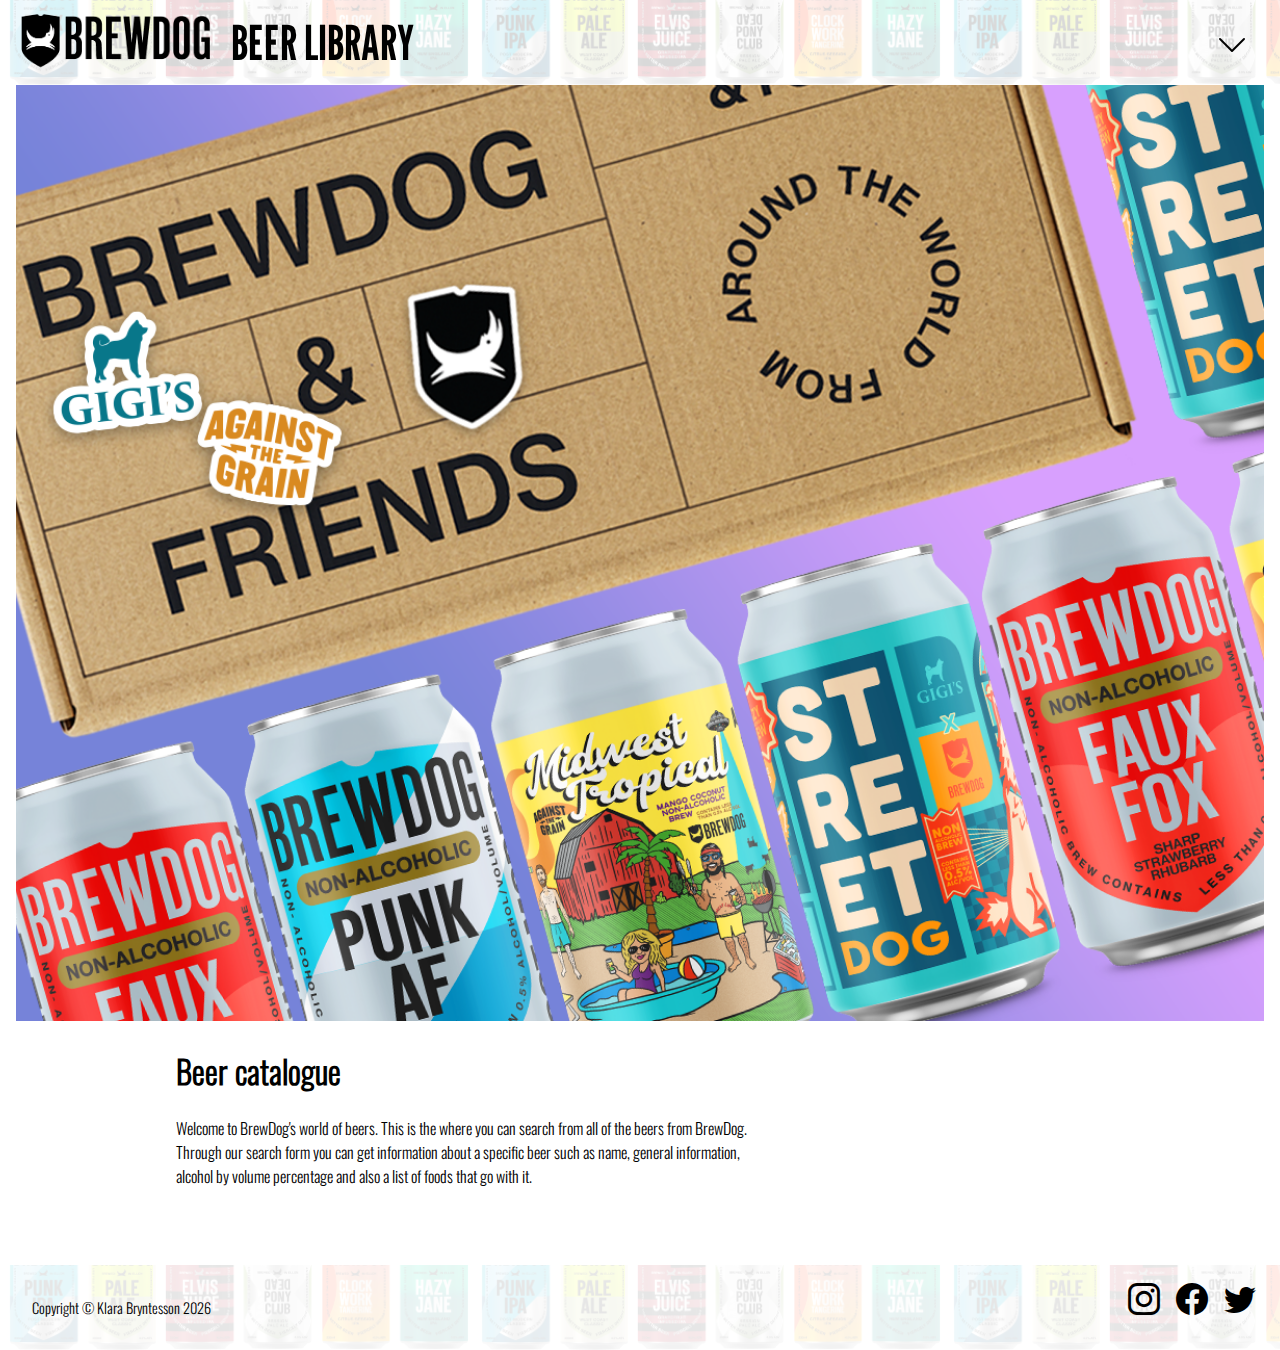
<file: index.html>
<!DOCTYPE html>
<html lang="en">
  <head>
    <meta charset="UTF-8" />
    <meta http-equiv="X-UA-Compatible" content="IE=edge" />
    <meta name="viewport" content="width=device-width, initial-scale=1.0" />
    <link
      rel="stylesheet"
      href="https://cdn.jsdelivr.net/npm/bootstrap-icons@1.9.1/font/bootstrap-icons.css"
    />
    <link rel="stylesheet" href="main.css" />
    <link rel="stylesheet" href="index.css" />
    <title>Beer Library - Home</title>
    <meta
      name="description"
      content="Beer Library makes it possible to search all former and current beers from Brewdog."
    />
  </head>

  <body>
    <header>
      <div class="header">
        <div class="logo-box">
          <a class="logo-link" href="index.html"
            ><img
              class="brewdog-logo"
              src="assets/Brewdog-Logo-Transparent-PNG.png"
              alt="brewdog logo"
          /></a>
          <p class="head">BEER LIBRARY</p>
        </div>
        <i class="bi bi-chevron-down"></i>
      </div>
      <nav>
        <ul class="nav-menu">
          <li><a class="toplinks" href="index.html">Home</a></li>
          <li><a class="toplinks" href="beers.html">Beers</a></li>
          <li>
            <a class="toplinks" href="chart.html">Chart</a>
          </li>
          <li><a class="toplinks" href="cities.html">Cities</a></li>
        </ul>
      </nav>
    </header>

    <main>
      <section id="main-box">
        <img id="main-image" src="assets/brewdogbig.png" alt="BrewDog" />
        <div class="introduction-box">
          <h1>Beer catalogue</h1>
          <p>
            Welcome to BrewDog's world of beers. This is the where you can
            search from all of the beers from BrewDog. Through our search form
            you can get information about a specific beer such as name, general
            information, alcohol by volume percentage and also a list of foods
            that go with it.
          </p>
        </div>
      </section>
    </main>

    <footer>
      <div class="footer">
        <p class="copyright">
          Copyright © Klara Bryntesson <span class="year"></span>
        </p>
        <div class="footer-div">
          <a href="https://www.instagram.com/brewdogusa/"
            ><i class="bi bi-instagram"></i
          ></a>
          <a href="https://www.facebook.com/BrewDogIreland/"
            ><i class="bi bi-facebook"></i
          ></a>
          <a href="https://twitter.com/brewdog"
            ><i class="bi bi-twitter"></i
          ></a>
        </div>
      </div>
    </footer>
    <script src="main.js"></script>
    <script src="index.js"></script>
  </body>
</html>
</file>
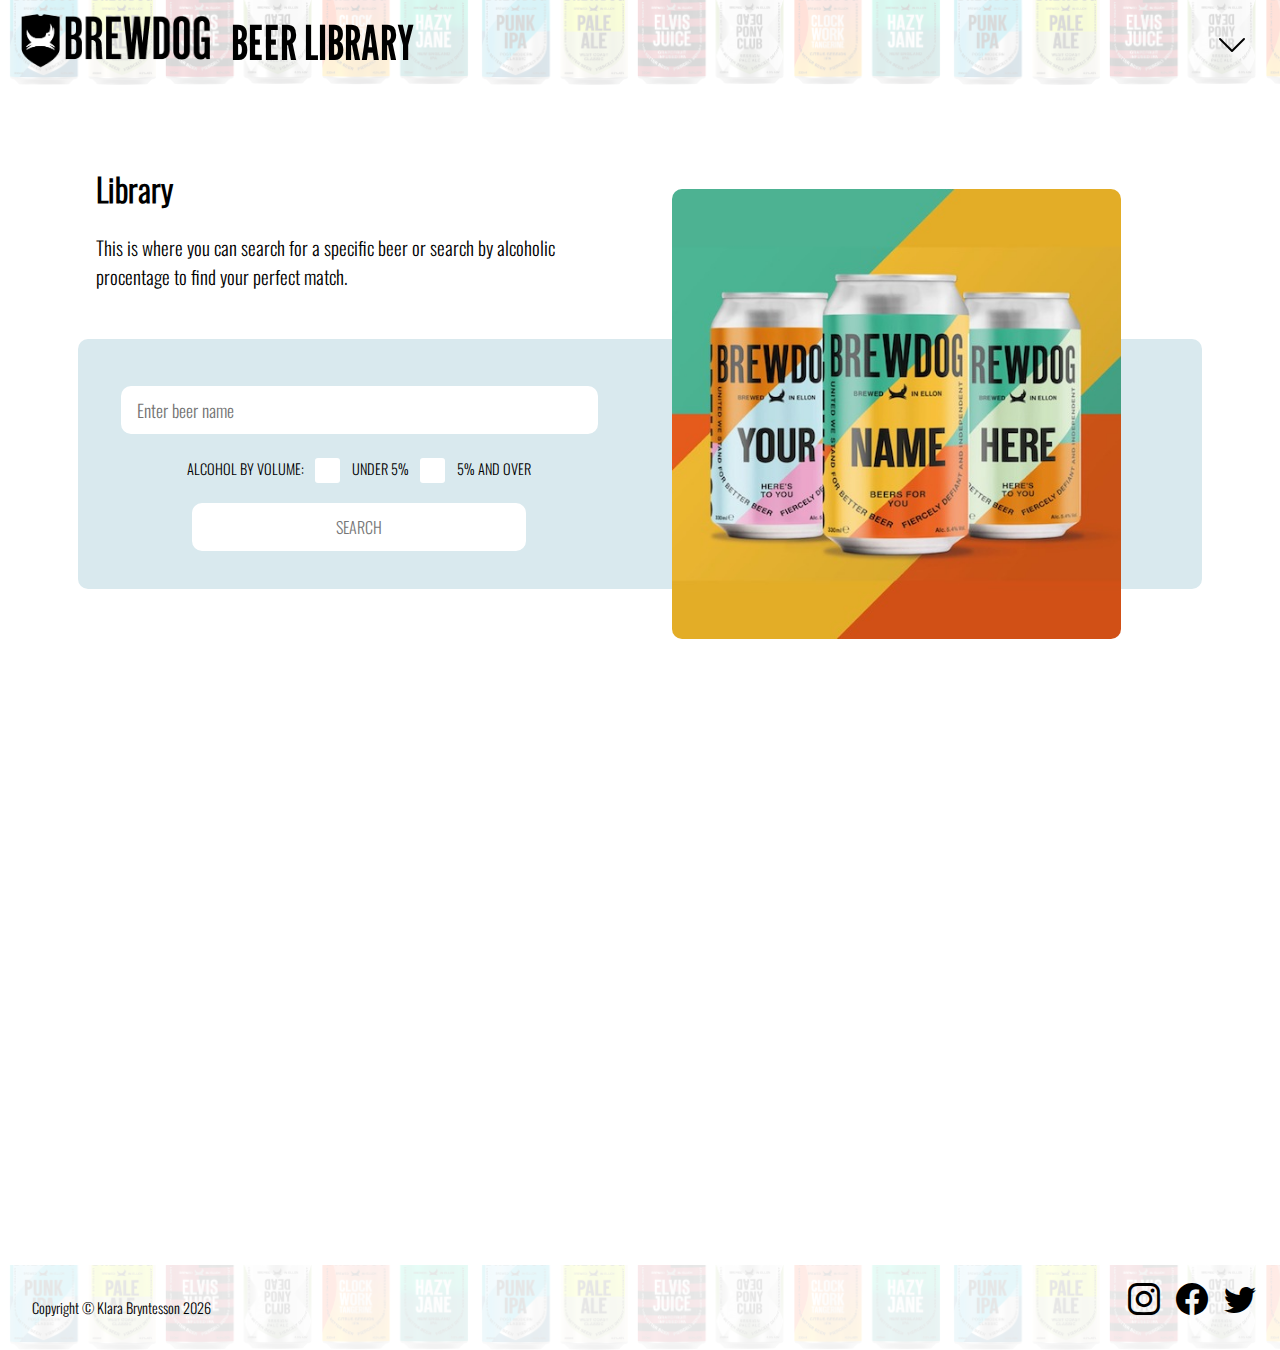
<file: beers.html>
<!DOCTYPE html>
<html lang="en">
  <head>
    <meta charset="UTF-8" />
    <meta http-equiv="X-UA-Compatible" content="IE=edge" />
    <meta name="viewport" content="width=device-width, initial-scale=1.0" />
    <link
      rel="stylesheet"
      href="https://cdn.jsdelivr.net/npm/bootstrap-icons@1.9.1/font/bootstrap-icons.css"
    />
    <link rel="stylesheet" href="main.css" />
    <link rel="stylesheet" href="beer.css" />
    <title>Beer Library - Beers</title>
    <meta
      name="description"
      content="Search for your favorite beer or filter your search based on alcoholic procentage to find your match."
    />
  </head>
  <body>
    <header>
      <div class="header">
        <div class="logo-box">
          <a class="logo-link" href="index.html"
            ><img
              class="brewdog-logo"
              src="assets/Brewdog-Logo-Transparent-PNG.png"
              alt="brewdog logo"
          /></a>
          <p class="head">BEER LIBRARY</p>
        </div>
        <i class="bi bi-chevron-down"></i>
      </div>
      <nav>
        <ul class="nav-menu">
          <li><a class="toplinks" href="index.html">Home</a></li>
          <li><a class="toplinks" href="beers.html">Beers</a></li>
          <li>
            <a class="toplinks" href="chart.html">Chart</a>
          </li>
          <li><a class="toplinks" href="cities.html">Cities</a></li>
        </ul>
      </nav>
    </header>

    <main>
      <section id="headline-box">
        <h1>Library</h1>
        <p>
          This is where you can search for a specific beer or search by
          alcoholic procentage to find your perfect match.
        </p>
      </section>

      <div id="beer-form-box">
        <form id="form">
          <div id="search-box">
            <label for="name" id="name-search">Search beer</label>
            <input
              id="search-field"
              name="name"
              placeholder="Enter beer name"
            />
            <div class="abv">
              Alcohol by volume:
              <label class="checkbox-container">
                <input type="checkbox" name="under5" id="abv1" /><span
                  class="check"
                ></span
                >Under 5%
              </label>
              <label class="checkbox-container">
                <input type="checkbox" name="over5" id="abv2" /><span
                  class="check"
                ></span
                >5% and over
              </label>
            </div>
            <input id="send" type="submit" value="Search" />
          </div>
        </form>

        <div id="colour-box">
          <img
            id="beer-search-img"
            src="assets/brewdogsearch.jpg"
            alt="Beer cans"
          />
        </div>
      </div>
      <section id="beer-results"></section>
    </main>

    <footer>
      <div class="footer">
        <p class="copyright">
          Copyright © Klara Bryntesson <span class="year"></span>
        </p>
        <div class="footer-div">
          <a href="https://www.instagram.com/brewdogusa/"
            ><i class="bi bi-instagram"></i
          ></a>
          <a href="https://www.facebook.com/BrewDogIreland/"
            ><i class="bi bi-facebook"></i
          ></a>
          <a href="https://twitter.com/brewdog"
            ><i class="bi bi-twitter"></i
          ></a>
        </div>
      </div>
    </footer>

    <script src="main.js"></script>
    <script src="beer.js"></script>
  </body>
</html>
</file>
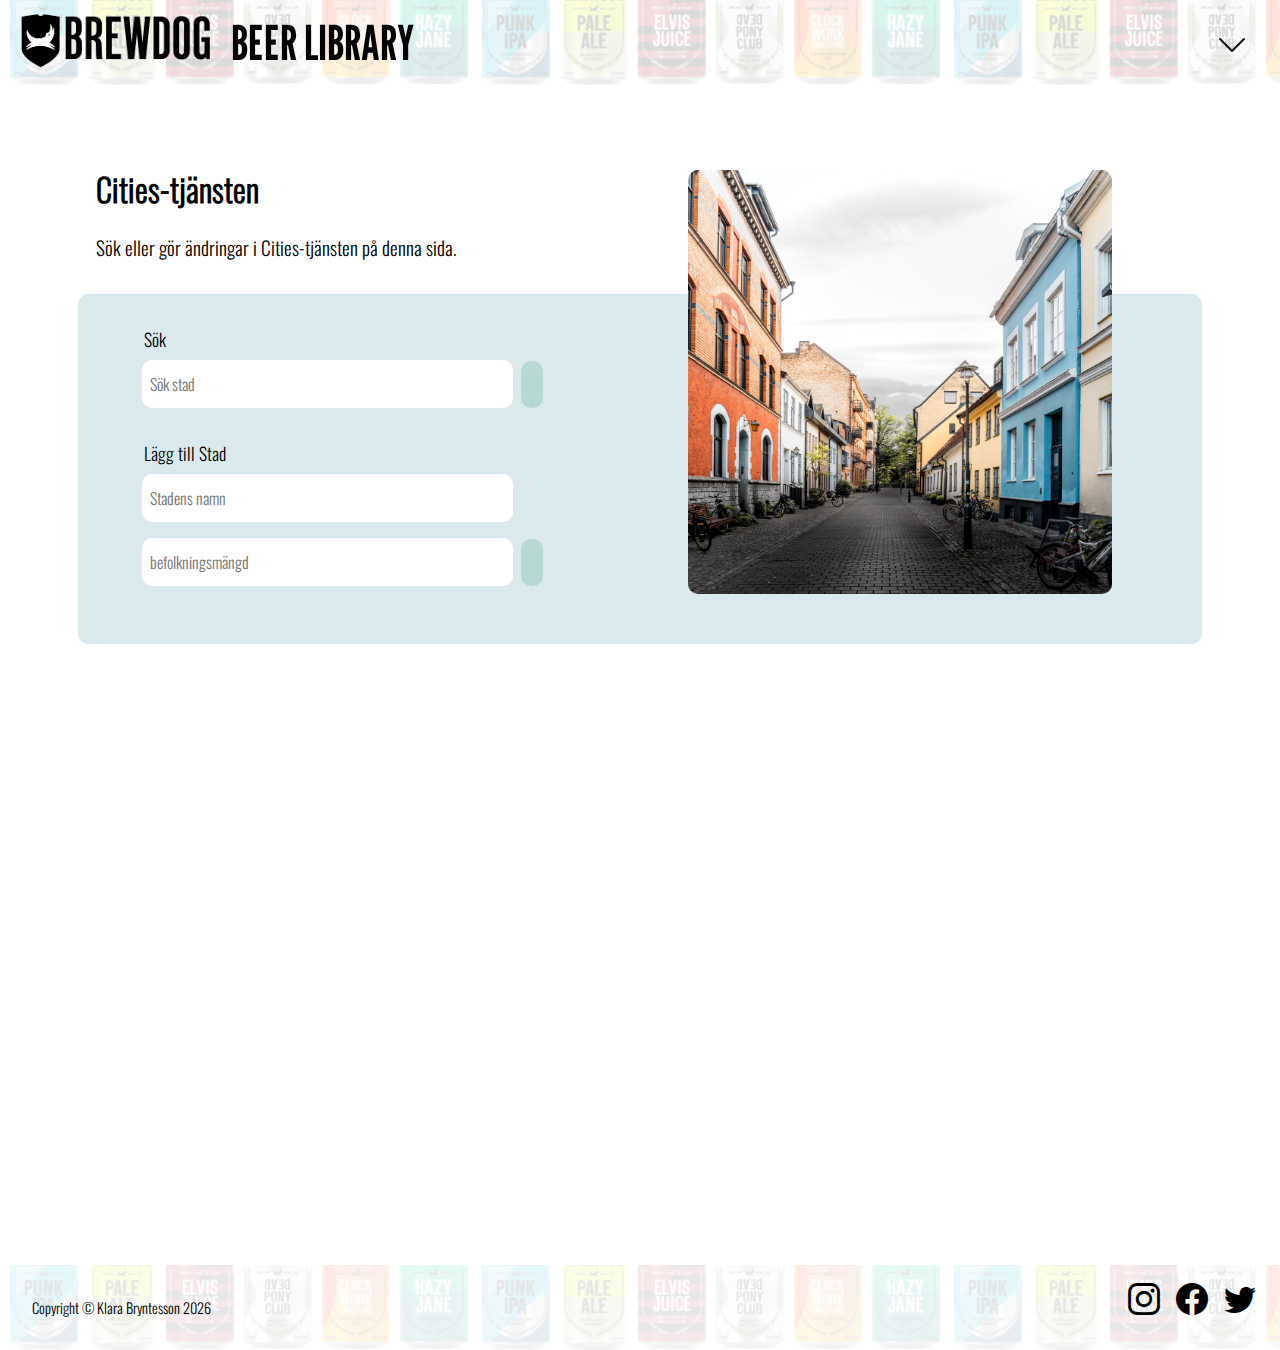
<file: cities.html>
<!DOCTYPE html>
<html lang="en">
  <head>
    <meta charset="UTF-8" />
    <meta http-equiv="X-UA-Compatible" content="IE=edge" />
    <meta name="viewport" content="width=device-width, initial-scale=1.0" />
    <link
      rel="stylesheet"
      href="https://cdn.jsdelivr.net/npm/bootstrap-icons@1.9.1/font/bootstrap-icons.css"
    />
    <script async src="https://basicons.xyz/embed.js"></script>
    <link rel="stylesheet" href="main.css" />
    <link rel="stylesheet" href="cities.css" />
    <title>Cities</title>
    <meta
      name="description"
      content="Detta är en sida för att söka, lägga till, ändra och ta bort städer som finns i Avanceras cities-tjänst."
    />
  </head>

  <body>
    <header>
      <div class="header">
        <div class="logo-box">
          <a class="logo-link" href="index.html"
            ><img
              class="brewdog-logo"
              src="assets/Brewdog-Logo-Transparent-PNG.png"
              alt="brewdog logo"
          /></a>
          <p class="head">BEER LIBRARY</p>
        </div>
        <i class="bi bi-chevron-down"></i>
      </div>
      <nav>
        <ul class="nav-menu">
          <li><a class="toplinks" href="index.html">Home</a></li>
          <li><a class="toplinks" href="beers.html">Beers</a></li>
          <li>
            <a class="toplinks" href="chart.html">Chart</a>
          </li>
          <li><a class="toplinks" href="cities.html">Cities</a></li>
        </ul>
      </nav>
    </header>

    <main>
      <div id="city-rubrik">
        <h1>Cities-tjänsten</h1>
        <p>Sök eller gör ändringar i Cities-tjänsten på denna sida.</p>
      </div>

      <div id="city-form-box">
        <div id="form-container">
          <form id="city-search">
            <legend>Sök</legend>
            <label for="city"></label>
            <input id="search-field" name="city" placeholder="Sök stad" />
            <label id="send-icon" for="send"><i class="bsc-search"></i></label>
            <input id="send" name="send" type="submit" value="Sök" />
          </form>

          <form id="add-form">
            <legend>Lägg till Stad</legend>
            <label for="city"></label>
            <input id="add-name" name="city" placeholder="Stadens namn" />
            <label for="population"></label>
            <input
              id="add-population"
              name="population"
              placeholder="befolkningsmängd"
            />
            <label for="add-city" id="add-city-icon"
              ><i class="bsc-add-plus"></i
            ></label>
            <input
              name="add-city"
              id="add-city"
              type="submit"
              value="Lägg till"
            />
          </form>
        </div>

        <div id="image-container">
          <img
            id="city-image"
            src="assets/stories--BZPcpAtBQ0-unsplash.jpg"
            alt="city"
          />
        </div>
      </div>

      <div id="add-check">Tillagd!</div>
      <p id="add-error">Du måste fylla i båda fälten!</p>
      <div id="city-results"></div>
    </main>

    <footer>
      <div class="footer">
        <p class="copyright">
          Copyright © Klara Bryntesson <span class="year"></span>
        </p>
        <div class="footer-div">
          <a href="https://www.instagram.com/brewdogusa/"
            ><i class="bi bi-instagram"></i
          ></a>
          <a href="https://www.facebook.com/BrewDogIreland/"
            ><i class="bi bi-facebook"></i
          ></a>
          <a href="https://twitter.com/brewdog"
            ><i class="bi bi-twitter"></i
          ></a>
        </div>
      </div>
    </footer>

    <script src="main.js"></script>
    <script src="cities.js"></script>
  </body>
</html>
</file>
<file: main.css>
@font-face {
  font-family: Myfont1;
  src: url(assets/League_Gothic/LeagueGothic-Regular-VariableFont_wdth.ttf)
    format(truetype);
}
@font-face {
  font-family: Myfont2;
  font-weight: 300;
  src: url(assets/Oswald/Oswald-VariableFont_wght.ttf) format(truetype);
}

* {
  font-family: Myfont2, sans-serif;
}

body {
  display: flex;
  flex-direction: column;
  min-height: 150vh;
  margin: 0;
}

input {
  outline: none;
  border: none;
  border-radius: 10px;
}

input[type="button"],
input[type="submit"] {
  text-transform: uppercase;
  cursor: pointer;
}

/* ----HEADER---- */

header {
  position: sticky;
  z-index: 1;
  top: 0;
  height: 85px;
  background-image: url(assets/brewdogcrop.png);
  background-size: contain;
  background-repeat: repeat-x;
}

.header {
  width: 100%;
  height: 100%;
  display: flex;
  flex-direction: row;
  justify-content: space-between;
  background-color: rgba(255, 255, 255, 0.85);
}

.logo-box {
  display: flex;
  flex-direction: row;
  align-items: center;
  padding-left: 1rem;
}

.logo-link {
  width: 30%;
}

.brewdog-logo {
  object-fit: contain;
  width: 100%;
}

.head {
  font-family: MyFont1, sans-serif;
  margin: 0;
  padding-left: 1rem;
  font-size: 3rem;
}

.bi-chevron-down {
  font-size: 2rem;
  align-self: center;
  margin-right: 2rem;
  cursor: pointer;
}

@keyframes nav-ease {
  0% {
    height: 0;
    opacity: 0;
  }
  50% {
    opacity: 0.2;
  }
  100% {
    height: 52px;
    opacity: 1;
  }
}

nav {
  animation: nav-ease ease;
  animation-duration: 0.2s;
  display: none;
  flex-direction: row;
  justify-content: space-around;
  background-color: rgba(255, 255, 255, 0.85);
}

.nav-menu {
  width: 70%;
  margin: 0.5rem;
  display: flex;
  flex-direction: row;
  justify-content: space-between;
  font-size: 1.5rem;
  list-style: none;
}

.toplinks {
  font-family: MyFont1, sans-serif;
  font-variant-caps: all-small-caps;
  text-decoration: none;
  color: black;
}

.toplinks:hover::after:active {
  color: inherit;
}

/* ----MAIN---- */

main {
  margin-top: 0;
  margin-right: 1rem;
  margin-left: 1rem;
}

/* ----FOOTER---- */

footer {
  margin-top: auto;
  margin-bottom: 0;
  height: 85px;
  background-image: url(assets/brewdogcrop.png);
  background-size: contain;
  background-repeat: repeat-x;
  box-sizing: border-box;
}

.footer {
  width: 100%;
  height: 100%;
  display: flex;
  flex-direction: row;
  justify-content: space-between;
  background-color: rgba(255, 255, 255, 0.9);
}

.copyright {
  align-self: center;
  margin-left: 2rem;
  font-size: 0.9rem;
}

.footer-div {
  display: flex;
  justify-content: right;
  margin: 0.5rem;
}

.bi-facebook {
  margin-right: 1rem;
  color: black;
  font-size: 2rem;
}

.bi-instagram {
  margin-right: 1rem;
  color: black;
  font-size: 2rem;
}

.bi-twitter {
  margin-right: 1rem;
  color: black;
  font-size: 2rem;
}
</file>
<file: index.css>
/* ----MAIN---- */

#main-box {
  box-sizing: border-box;
}

#main-image {
  width: 100%;
  object-fit: cover;
}

.introduction-box {
  width: 60%;
  margin-left: 10rem;
  margin-bottom: 2rem;
}

.introduction-box > p {
  width: 80%;
}

@media (max-width: 800px) {
  .introduction-box {
    width: 100%;
    margin-left: 2rem;
    margin-bottom: 0;
  }
}
</file>
<file: beer.css>
#headline-box {
  width: 40%;
  margin-bottom: 3rem;
  margin-top: 5rem;
  padding-left: 3rem;
}

h1 {
  margin-left: 2rem;
}

p {
  margin-left: 2rem;
  font-size: 1.2rem;
}

#beer-form-box {
  margin: auto;
  margin-bottom: 10rem;
  display: flex;
  flex-direction: row;
  width: 90%;
  height: 250px;
  box-sizing: border-box;
}

#form {
  display: flex;
  flex-direction: row;
  box-sizing: border-box;
  border-radius: 10px 0 0 10px;
  background-color: rgb(217, 233, 238);
  padding: 1rem;
  height: 100%;
  width: 50%;
}

#colour-box {
  height: 100%;
  width: 50%;
  border-radius: 0 10px 10px 0;
  background-color: rgb(217, 233, 238);
}

#beer-search-img {
  aspect-ratio: 1/1;
  width: 80%;
  margin-left: 2rem;
  position: relative;
  bottom: 150px;
  border-radius: 10px;
}

#search-box {
  margin: auto;
  display: flex;
  flex-direction: column;
  align-items: center;
  width: 90%;
}

#name-search {
  margin-bottom: 1rem;
  display: none;
}

#search-field {
  height: 3rem;
  font-size: 1.1rem;
  margin-bottom: 1.5rem;
  margin-top: 0.5rem;
  padding: 0.5rem;
  padding-left: 1rem;
  box-sizing: border-box;
  width: 100%;
  background-color: rgb(255, 255, 255);
}

#search-field:focus {
  border: solid 0.5px rgb(105, 178, 149, 0.8);
}

.abv {
  display: flex;
  flex-direction: row;
  margin-bottom: 1.5rem;
  margin-left: 0.5rem;
  margin-right: 0.5rem;
  text-transform: uppercase;
  font-size: 0.9rem;
}

/* Stylat checkboxarna med hjälp av: https://www.w3schools.com/howto/howto_css_custom_checkbox.asp */

.checkbox-container {
  display: block;
  position: relative;
  padding-left: 2.5rem;
  margin-left: 0.5rem;
  cursor: pointer;
}

#abv1 {
  position: absolute;
  margin-right: 0.5rem;
  opacity: 0;
  height: 0;
  width: 0;
}

#abv2 {
  position: absolute;
  margin-right: 0.5rem;
  opacity: 0;
  height: 0;
  width: 0;
}

.check {
  position: absolute;
  height: 25px;
  width: 25px;
  top: 0;
  left: 0;
  border-radius: 3px;
  background-color: white;
  margin-left: 0.2rem;
  margin-right: 1rem;
  margin-bottom: 0.2rem;
}

.checkbox-container:hover input ~ .check {
  background-color: rgb(105, 178, 149, 0.8);
}

.check:after {
  content: "";
  position: absolute;
  display: none;
}

.checkbox-container input:checked ~ .check:after {
  display: block;
}

.checkbox-container .check:after {
  left: 9px;
  top: 5px;
  width: 5px;
  height: 10px;
  border: solid rgb(29, 29, 29);
  border-width: 0 2px 2px 0;
  transform: rotate(45deg);
}

#send {
  height: 3rem;
  padding: 0.5rem;
  width: 70%;
  font-size: 1rem;
  color: rgb(119, 119, 119);
  background-color: rgb(255, 255, 255);
  transition: 0.5s background-color ease, 0.5s color ease;
}

#send:hover {
  background-color: rgb(105, 178, 149, 0.8);
  color: rgb(22, 22, 22);
}

#beer-results {
  margin: auto;
  margin-top: 4rem;
  width: 80%;
  box-sizing: border-box;
}

.product-container {
  display: flex;
  flex-direction: row;
  margin: 2rem;
  padding-left: 4rem;
}

.product-box {
  width: 65%;
  align-self: center;
}

.head-container {
  display: flex;
  flex-direction: row;
}

.name-tagline-container {
  max-width: 70%;
}

.srm {
  align-self: center;
  display: flex;
  justify-content: center;
  align-items: center;
  margin-left: 2rem;
  width: 5rem;
  height: 5rem;
  border-radius: 50%;
  background-color: rgb(49, 11, 12);
}

.product-name {
  font-size: 1.7rem;
  margin-bottom: 0.5rem;
}

.tagline {
  font-size: 1.2rem;
  margin-bottom: 1rem;
  margin-left: 0;
}

.description {
  font-size: 1rem;
  margin-left: 0;
  margin-bottom: 1rem;
}

.food-pairings {
  margin-bottom: 0.5rem;
}

.food-list {
  list-style: none;
}

.food-items {
  font-size: 1rem;
  font-weight: 100;
  margin-top: 0.3rem;
}

.image-box {
  display: flex;
  justify-content: center;
  align-items: center;
  width: 35%;
  height: 400px;
}

.images {
  height: 90%;
  object-fit: cover;
}

hr {
  margin-bottom: 2rem;
  height: 1.5px;
  border: 0;
  background-image: linear-gradient(
    to right,
    rgb(220, 179, 74, 0),
    rgb(220, 179, 74),
    rgb(197, 121, 49),
    rgb(220, 179, 74),
    rgb(220, 179, 74, 0)
  );
}

@media (max-width: 1000px) {
  #headline-box {
    width: 80%;
    margin: auto;
    padding-left: 0;
  }
  h1 {
    margin-left: 0;
  }

  p {
    margin-left: 0;
  }

  #beer-form-box {
    margin-bottom: 5rem;
  }

  #form {
    border-radius: 10px;
    background-color: rgb(217, 233, 238);
    width: 100%;
  }

  #colour-box {
    display: none;
  }

  #beer-search-img {
    display: none;
  }

  #beer-results {
    width: 90%;
    margin-top: 2rem;
  }

  .product-container {
    padding-left: 0;
  }
}

@media (max-width: 700px) {
  .product-container {
    flex-direction: row-reverse;
    align-items: center;
  }

  .srm {
    width: 3rem;
    height: 3rem;
    font-size: 0.8rem;
  }

  .image-box {
    height: 200px;
    align-self: flex-start;
  }
}

@media (max-width: 600px) {
  .product-container {
    flex-direction: column-reverse;
    align-items: center;
  }

  .product-box {
    width: 90%;
  }

  .head-container {
    flex-direction: column;
    align-items: start;
  }

  .name-tagline-container {
    max-width: 100%;
  }

  .srm {
    width: 3rem;
    height: 3rem;
    font-size: 0.8rem;
    align-self: flex-start;
    margin-left: 0;
  }

  .image-box {
    height: 200px;
    align-self: flex-start;
  }
}
</file>
<file: cities.css>
#city-rubrik {
  margin: 2rem;
  margin-top: 5rem;
  padding-left: 3rem;
}

p {
  font-size: 1.2rem;
}

#city-form-box {
  margin: auto;
  padding: 1rem;
  display: flex;
  flex-direction: row;
  width: 90%;
  height: 350px;
  box-sizing: border-box;
  border-radius: 10px;
  background-color: rgb(217, 233, 238);
}

#form-container {
  margin-left: 2rem;
  width: 50%;
}

#city-search {
  margin: 1rem;
  width: 100%;
  margin-bottom: 2rem;
}

#search-field {
  width: 70%;
  height: 3rem;
  font-size: 1rem;
  padding: 0.5rem;
  margin-right: 0.5rem;
  box-sizing: border-box;
}

#search-field:focus {
  border: solid 0.5px rgb(105, 178, 149, 0.8);
}

#send-icon {
  cursor: pointer;
  margin: auto;
  background-color: rgb(105, 178, 149, 0.3);
  padding: 0.7rem;
  box-sizing: border-box;
  border-radius: 10px;
  width: 10%;
  transition: 0.5s background-color ease, 0.5s color ease;
}

#send-icon:hover {
  background-color: rgb(105, 178, 149, 0.8);
}

.bsc-search {
  position: relative;
  top: 4px;
}

#send {
  display: none;
  width: 4rem;
  height: 1.5rem;
}

#image-container {
  width: 50%;
}

#city-image {
  aspect-ratio: 1/1;
  width: 80%;
  margin-left: 2rem;
  position: relative;
  bottom: 140px;
  /* bottom: 45%; */
  border-radius: 10px;
}

#add-form {
  margin: 1rem;
  width: 100%;
}

#add-name {
  display: block;
  width: 70%;
  height: 3rem;
  font-size: 1rem;
  padding: 0.5rem;
  margin-right: 0.5rem;
  margin-bottom: 1rem;
  box-sizing: border-box;
}

#add-name:focus {
  border: solid 0.5px rgb(105, 178, 149, 0.8);
}

#add-population {
  width: 70%;
  height: 3rem;
  font-size: 1rem;
  padding: 0.5rem;
  margin-right: 0.5rem;
  box-sizing: border-box;
}

#add-population:focus {
  border: solid 0.5px rgb(105, 178, 149, 0.8);
}

#add-city-icon {
  cursor: pointer;
  background-color: rgb(105, 178, 149, 0.3);
  padding: 0.7rem;
  box-sizing: border-box;
  border-radius: 10px;
  width: 10%;
  transition: 0.5s background-color ease, 0.5s color ease;
}

#add-city-icon:hover {
  background-color: rgb(105, 178, 149, 0.8);
}

.bsc-add-plus {
  position: relative;
  top: 4px;
}

#add-city {
  display: none;
  width: 4rem;
  height: 1.5rem;
}

#add-error {
  margin: 2rem;
  margin-left: 6rem;
  background-color: rgb(194, 88, 43, 0.5);
  padding: 1rem;
  border-radius: 10px;
  width: 190px;
}

@keyframes hide {
  0% {
    opacity: 1;
  }
  100% {
    opacity: 0;
  }
}

#add-check {
  animation: hide 0s ease 3s;
  animation-duration: 2s;
  animation-fill-mode: forwards;
  margin: 2rem;
  margin-left: 6rem;
  margin-bottom: 0;
  font-size: 1.1rem;
  background-color: rgb(105, 178, 149, 0.3);
  padding: 1rem;
  padding-left: 2rem;
  border-radius: 10px;
  width: 70px;
}

#city-results {
  margin: 2rem;
  margin-top: 4rem;
  padding-left: 4rem;
}

.city-box {
  display: flex;
  flex-direction: row;
  width: 90%;
  box-sizing: border-box;
}

.city-container {
  align-self: flex-start;
  width: 50%;
  padding: 1rem;
  padding-top: 1.5rem;
  margin-bottom: 1rem;
}

.city-name {
  font-size: 1.7rem;
  margin-top: 0;
  margin-bottom: 1.8rem;
}

.population {
  font-size: 1.2rem;
  margin-bottom: 1.8rem;
}

.change {
  margin-right: 1rem;
  font-size: 1rem;
  width: 6rem;
  height: 2.5rem;
  background-color: rgb(105, 178, 149, 0.4);
  transition: 0.5s background-color ease, 0.5s color ease;
}

.change:hover {
  background-color: rgb(105, 178, 149, 0.8);
}

.delete {
  font-size: 1rem;
  width: 6rem;
  height: 2.5rem;
  background-color: rgb(220, 179, 74, 0.5);
  transition: 0.5s background-color ease, 0.5s color ease;
}

.delete:hover {
  background-color: rgb(220, 179, 74);
}

.change-form {
  align-self: flex-end;
  height: 90%;
  width: 40%;
  margin-bottom: 0;
  padding: 1rem;
  border-radius: 10px;
  background-color: rgb(105, 178, 149, 0.3);
}

.change-box {
  display: flex;
  flex-direction: column;
  margin: 1rem;
}

.change-name {
  height: 2.5rem;
  border-radius: 7px;
  padding-left: 1rem;
  font-size: 0.9rem;
}

.change-population {
  margin-top: 1rem;
  height: 2.5rem;
  border-radius: 7px;
  padding-left: 1rem;
  font-size: 0.9rem;
}

.change-button {
  margin-top: 1rem;
  width: 6rem;
  height: 2.5rem;
  font-size: 0.9rem;
  background-color: rgb(105, 178, 149);
  transition: 0.5s background-color ease, 0.5s color ease;
}

.change-button:hover {
  background-color: rgb(89, 152, 127);
}

legend {
  margin-bottom: 0.5rem;
  font-size: 1.1rem;
}

@media (max-width: 1000px) {
  #form-container {
    width: 90%;
    margin-left: 0;
    margin: auto;
  }

  #image-container {
    display: none;
  }
}

@media (max-width: 700px) {
  #city-results {
    padding-left: 0;
  }

  .city-container {
    width: 90%;
  }

  .city-box {
    flex-direction: column;
  }

  .change-form {
    width: 90%;
    align-self: flex-start;
  }
}

@media (max-width: 500px) {
  #form-container {
    width: 100%;
    margin-left: 0;
    margin: auto;
  }

  #image-container {
    display: none;
  }
}
</file>
